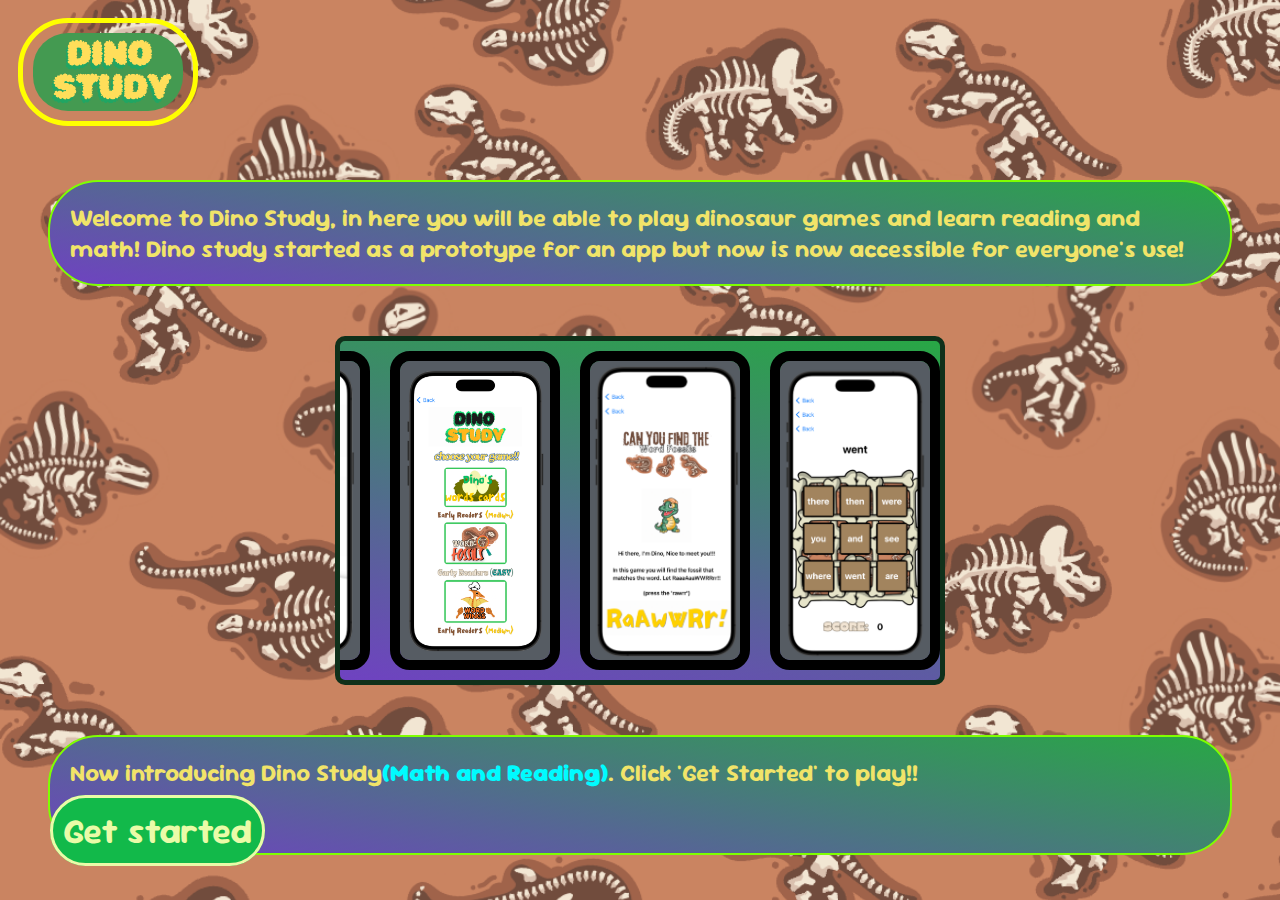
<file: index.html>
<!DOCTYPE html>
<html lang="en">
  <head>
    <meta charset="utf-8" />
    <link rel="preconnect" href="https://fonts.googleapis.com">
<link rel="preconnect" href="https://fonts.gstatic.com" crossorigin>
<link href="https://fonts.googleapis.com/css2?family=Sour+Gummy:ital,wght@0,100..900;1,100..900&display=swap" rel="stylesheet">
    <link rel="icon" href="%PUBLIC_URL%/favicon.ico" />
    <link rel="stylesheet" href="homepage.css">
    <meta name="viewport" content="width=device-width, initial-scale=1" />
    <meta name="theme-color" content="#000000" />
    <meta
      name="description"
      content="Web site created using create-react-app"
    />
    <link rel="apple-touch-icon" href="%PUBLIC_URL%/logo192.png" />
    <!--
      manifest.json provides metadata used when your web app is installed on a
      user's mobile device or desktop. See https://developers.google.com/web/fundamentals/web-app-manifest/
    -->
    <link rel="manifest" href="%PUBLIC_URL%/manifest.json" />
    <!--
      Notice the use of %PUBLIC_URL% in the tags above.
      It will be replaced with the URL of the `public` folder during the build.
      Only files inside the `public` folder can be referenced from the HTML.

      Unlike "/favicon.ico" or "favicon.ico", "%PUBLIC_URL%/favicon.ico" will
      work correctly both with client-side routing and a non-root public URL.
      Learn how to configure a non-root public URL by running `npm run build`.
    -->
    <title>React App</title>
  </head>
  <body>

    <div id="root"></div>
    <img class="logo" src="dinologo.png" width="150px">
    <div class="container">
    <h2>Welcome to Dino Study, in here you will be able to play dinosaur games and learn reading and math! Dino study started as a prototype for an app but now is now accessible for everyone's use!</h2>
  </div>
    <div class="carousel-container">
      <div class="carousel-slide">
    <img src = "Pic1.png" height ="200px">
    <img src = "Pic2.png" height ="200px">
    <img src = "Pic3.png" height ="200px">
    <img src = "Pic4.png" height="200px">
    <img src = "Pic5.png" height ="200px">
    <img src = "Pic6.png" height ="200px">
    <img src = "Pic7.png" height ="200px">
    <img src = "Pic8.png" height="200px">
    <img src = "Pic1.png" height ="200px">
    <img src = "Pic2.png" height ="200px">
    <img src = "Pic3.png" height ="200px">
    <img src = "Pic4.png" height="200px">
    <img src = "Pic5.png" height ="200px">
    <img src = "Pic6.png" height ="200px">
    <img src = "Pic7.png" height ="200px">
    <img src = "Pic8.png" height="200px">
    
  </div>
  </div>
  <script src = "homepage.js" ></script>
  <div class="container">
    <h2>Now introducing Dino Study<strong class="math">(Math and Reading)</strong>. Click 'Get Started' to play!!</h2>
    <a href="readandmath.html">Get started</a>
  </div>
  
  </body>
</html>
</file>
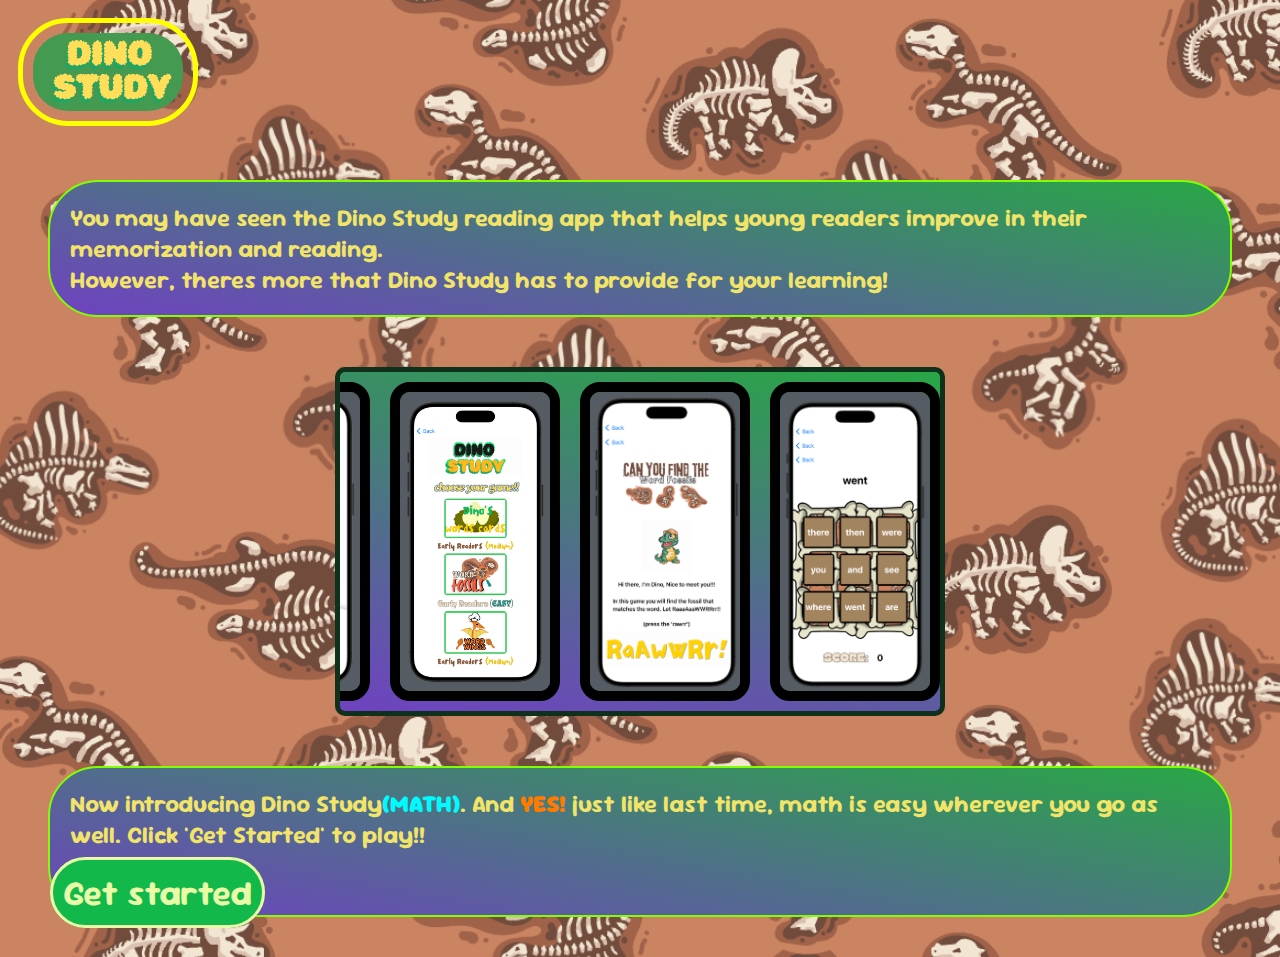
<file: homepage.html>
<!DOCTYPE html>
<html lang="en">
  <head>
    <meta charset="utf-8" />
    <link rel="preconnect" href="https://fonts.googleapis.com">
<link rel="preconnect" href="https://fonts.gstatic.com" crossorigin>
<link href="https://fonts.googleapis.com/css2?family=Sour+Gummy:ital,wght@0,100..900;1,100..900&display=swap" rel="stylesheet">
    <link rel="icon" href="%PUBLIC_URL%/favicon.ico" />
    <link rel="stylesheet" href="homepage.css">
    <meta name="viewport" content="width=device-width, initial-scale=1" />
    <meta name="theme-color" content="#000000" />
    <meta
      name="description"
      content="Web site created using create-react-app"
    />
    <link rel="apple-touch-icon" href="%PUBLIC_URL%/logo192.png" />
    <!--
      manifest.json provides metadata used when your web app is installed on a
      user's mobile device or desktop. See https://developers.google.com/web/fundamentals/web-app-manifest/
    -->
    <link rel="manifest" href="%PUBLIC_URL%/manifest.json" />
    <!--
      Notice the use of %PUBLIC_URL% in the tags above.
      It will be replaced with the URL of the `public` folder during the build.
      Only files inside the `public` folder can be referenced from the HTML.

      Unlike "/favicon.ico" or "favicon.ico", "%PUBLIC_URL%/favicon.ico" will
      work correctly both with client-side routing and a non-root public URL.
      Learn how to configure a non-root public URL by running `npm run build`.
    -->
    <title>React App</title>
  </head>
  <body>

    <div id="root"></div>
    <img class="logo" src="dinologo.png" width="150px">
    <div class="container">
    <h2>You may have seen the Dino Study reading app that helps young readers improve in their memorization and reading.<br> However, theres more that Dino Study has to provide for your learning!</h2>
  </div>
    <div class="carousel-container">
      <div class="carousel-slide">
    <img src = "Pic1.png" height ="200px">
    <img src = "Pic2.png" height ="200px">
    <img src = "Pic3.png" height ="200px">
    <img src = "Pic4.png" height="200px">
    <img src = "Pic5.png" height ="200px">
    <img src = "Pic6.png" height ="200px">
    <img src = "Pic7.png" height ="200px">
    <img src = "Pic8.png" height="200px">
    
  </div>
  </div>
  <script src = "homepage.js" ></script>
  <div class="container">
    <h2>Now introducing Dino Study<strong class="math">(MATH)</strong>. And <strong>YES!</strong> just like last time, math is easy wherever you go as well. Click 'Get Started' to play!!</h2>
    <a href="https://fuadfarhan05.github.io/DinoStudy-Math-/">Get started</a>
  </div>
  
  </body>
</html>
</file>
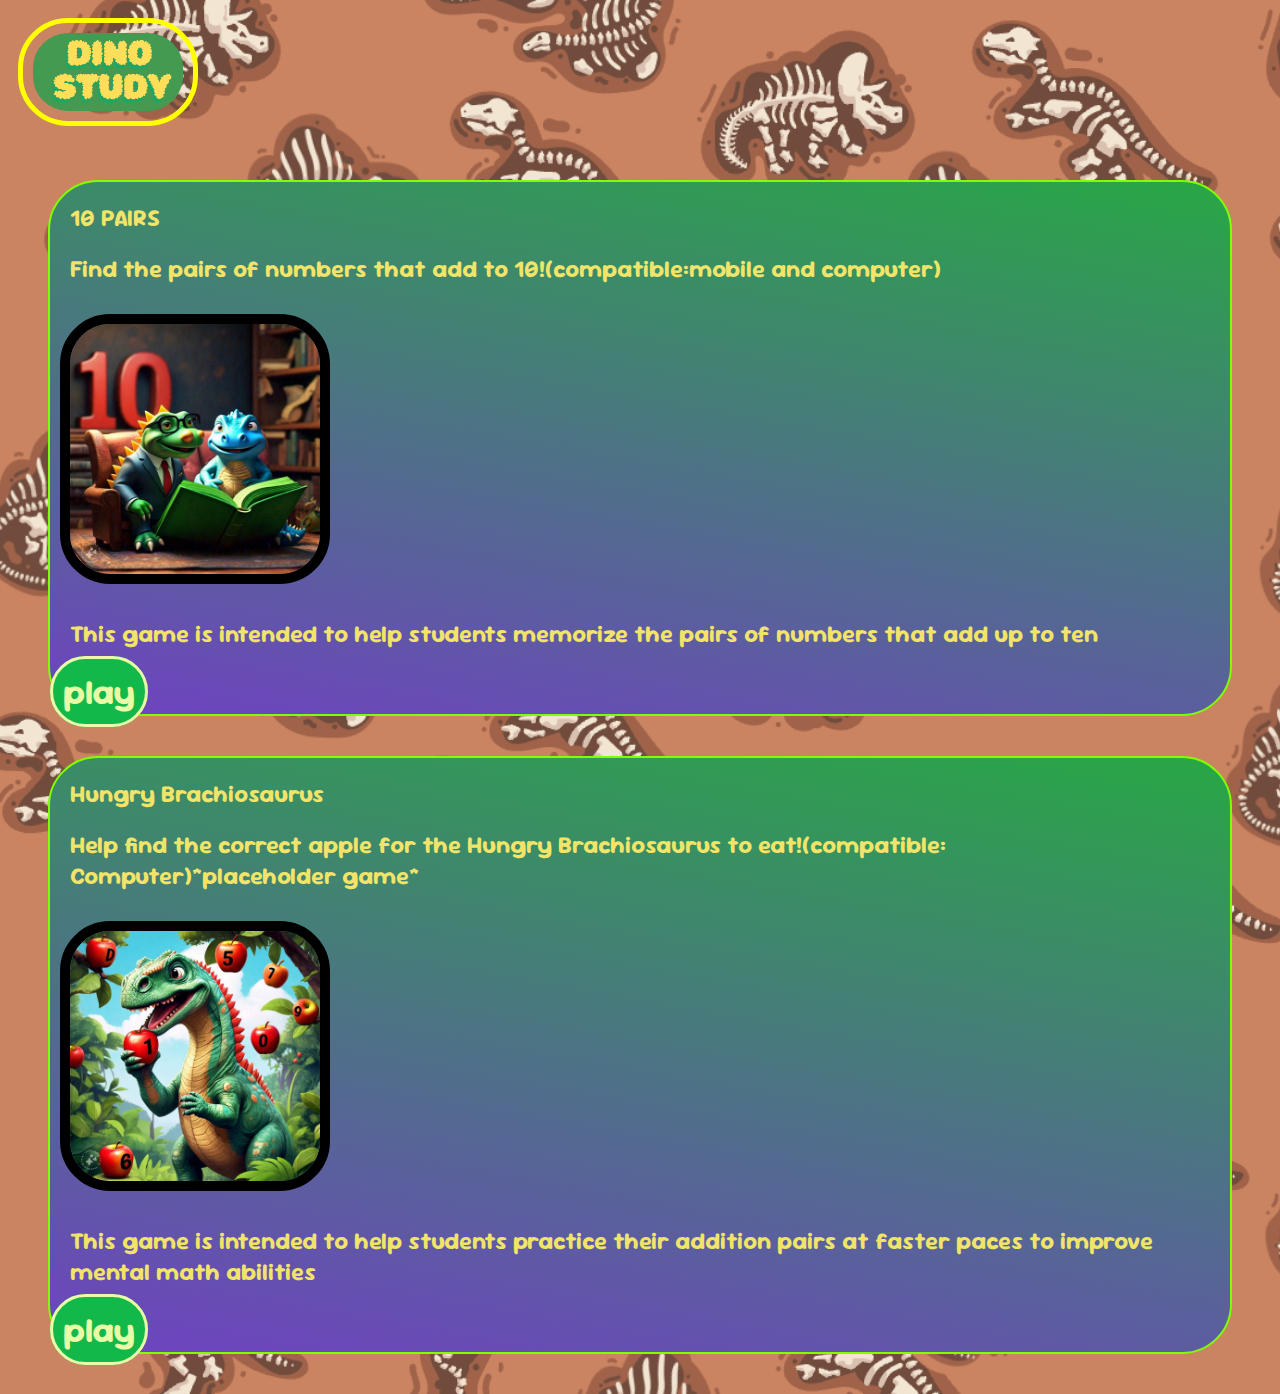
<file: menu.html>
<!DOCTYPE html>
<html lang="en">
  <head>
    <meta charset="utf-8" />
    <link rel="preconnect" href="https://fonts.googleapis.com">
<link rel="preconnect" href="https://fonts.gstatic.com" crossorigin>
<link href="https://fonts.googleapis.com/css2?family=Sour+Gummy:ital,wght@0,100..900;1,100..900&display=swap" rel="stylesheet">
    <link rel="icon" href="%PUBLIC_URL%/favicon.ico" />
    <link rel="stylesheet" href="homepage.css">
    <meta name="viewport" content="width=device-width, initial-scale=1" />
    <meta name="theme-color" content="#000000" />
    <meta
      name="description"
      content="Web site created using create-react-app"
    />
    <link rel="apple-touch-icon" href="%PUBLIC_URL%/logo192.png" />
    <!--
      manifest.json provides metadata used when your web app is installed on a
      user's mobile device or desktop. See https://developers.google.com/web/fundamentals/web-app-manifest/
    -->
    <link rel="manifest" href="%PUBLIC_URL%/manifest.json" />
    <!--
      Notice the use of %PUBLIC_URL% in the tags above.
      It will be replaced with the URL of the `public` folder during the build.
      Only files inside the `public` folder can be referenced from the HTML.

      Unlike "/favicon.ico" or "favicon.ico", "%PUBLIC_URL%/favicon.ico" will
      work correctly both with client-side routing and a non-root public URL.
      Learn how to configure a non-root public URL by running `npm run build`.
    -->
    <title>React App</title>
  </head>
  <body>

    <div id="root"></div>
    <img class="logo" src="dinologo.png" width="150px">
  <div class="container">
    <h2>10 PAIRS</h2>
    <H2>Find the pairs of numbers that add to 10!(compatible:mobile and computer)</H2>
    <img src = "10pairpic.png" height ="250px"><br>
    <h2>This game is intended to help students memorize the pairs of numbers that add up to ten</h2>
    <a href="https://fuadfarhan05.github.io/DinoStudy-Math-/">play</a>
  </div>
  <div class="container">
    <h2>Hungry Brachiosaurus</h2>
    <h2>Help find the correct apple for the Hungry Brachiosaurus to eat!(compatible: Computer)*placeholder game*</h2>
    <img src = "hungry.png" height ="250px"><br>
    <h2>This game is intended to help students practice their addition pairs at faster paces to improve mental math abilities</h2>
    <a href="https://editor.p5js.org/fuadfarhan05/full/G0qw_jhgW">play</a>
  </div>

    
    
  </div>
  </div>
  <script src = "homepage.js" ></script>
  </body>
</html>
</file>
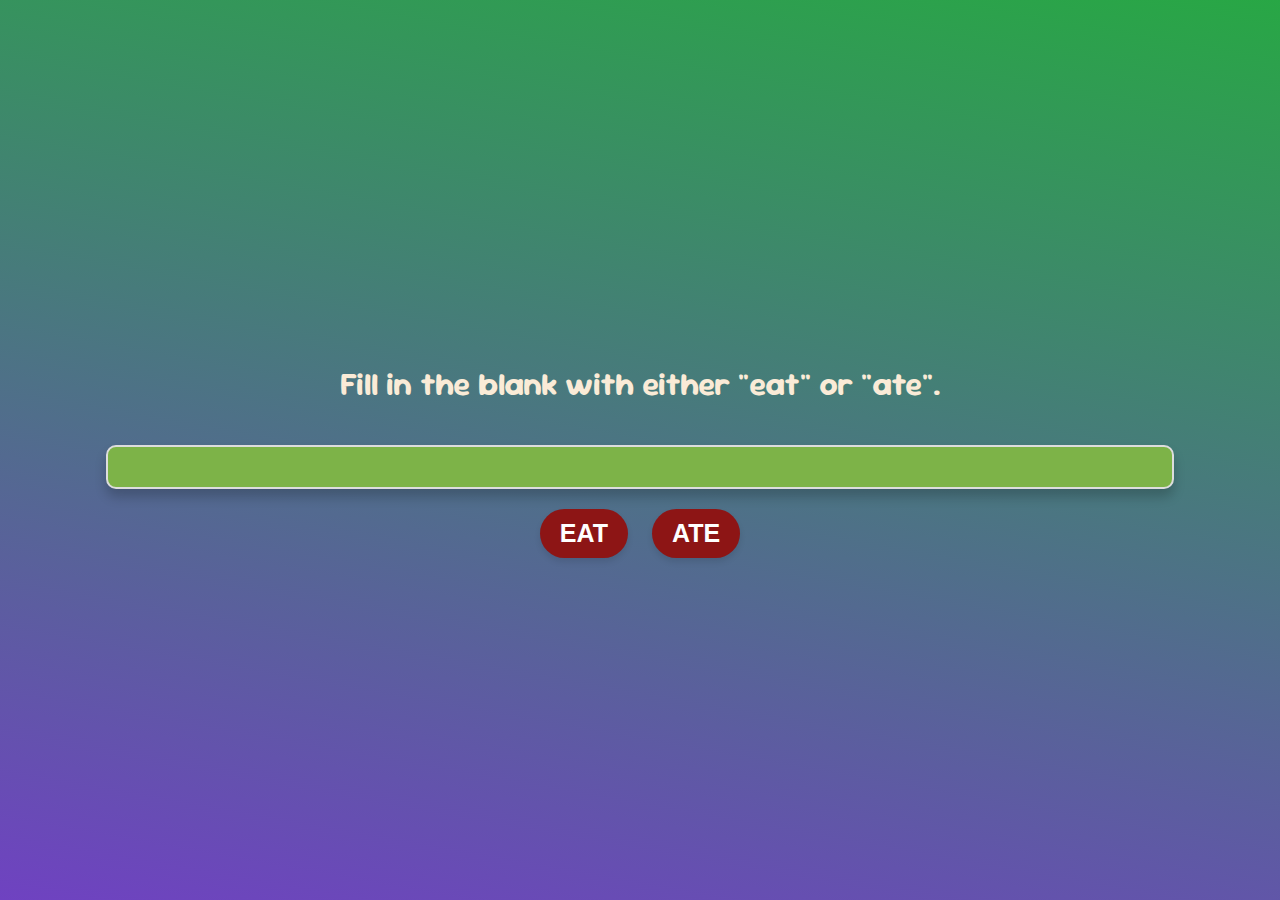
<file: read.html>
<!DOCTYPE html>
<html lang="en">
<head>
    <meta charset="UTF-8">
    <meta name="viewport" content="width=device-width, initial-scale=1.0">
    <link rel="preconnect" href="https://fonts.gstatic.com" crossorigin>
<link href="https://fonts.googleapis.com/css2?family=Sour+Gummy:ital,wght@0,100..900;1,100..900&display=swap" rel="stylesheet">
    <link rel="icon" href="%PUBLIC_URL%/favicon.ico" />
    <title>Card Viewer</title>
    <link rel="stylesheet" href="read.css">
</head>
<body>
    <h1>Fill in the blank with either "eat" or "ate".</h1>

<div id="feedback-area">

</div>
    <div class="card-display" id="card-display">
        <!-- Card content will be dynamically injected here -->
    </div>
    <div class="controls">
        <button onclick="checkEat()">EAT</button>
        <button onclick="checkAte()">ATE</button>
    </div>
    <script src="read.js"></script>
</body>
</html>
</file>
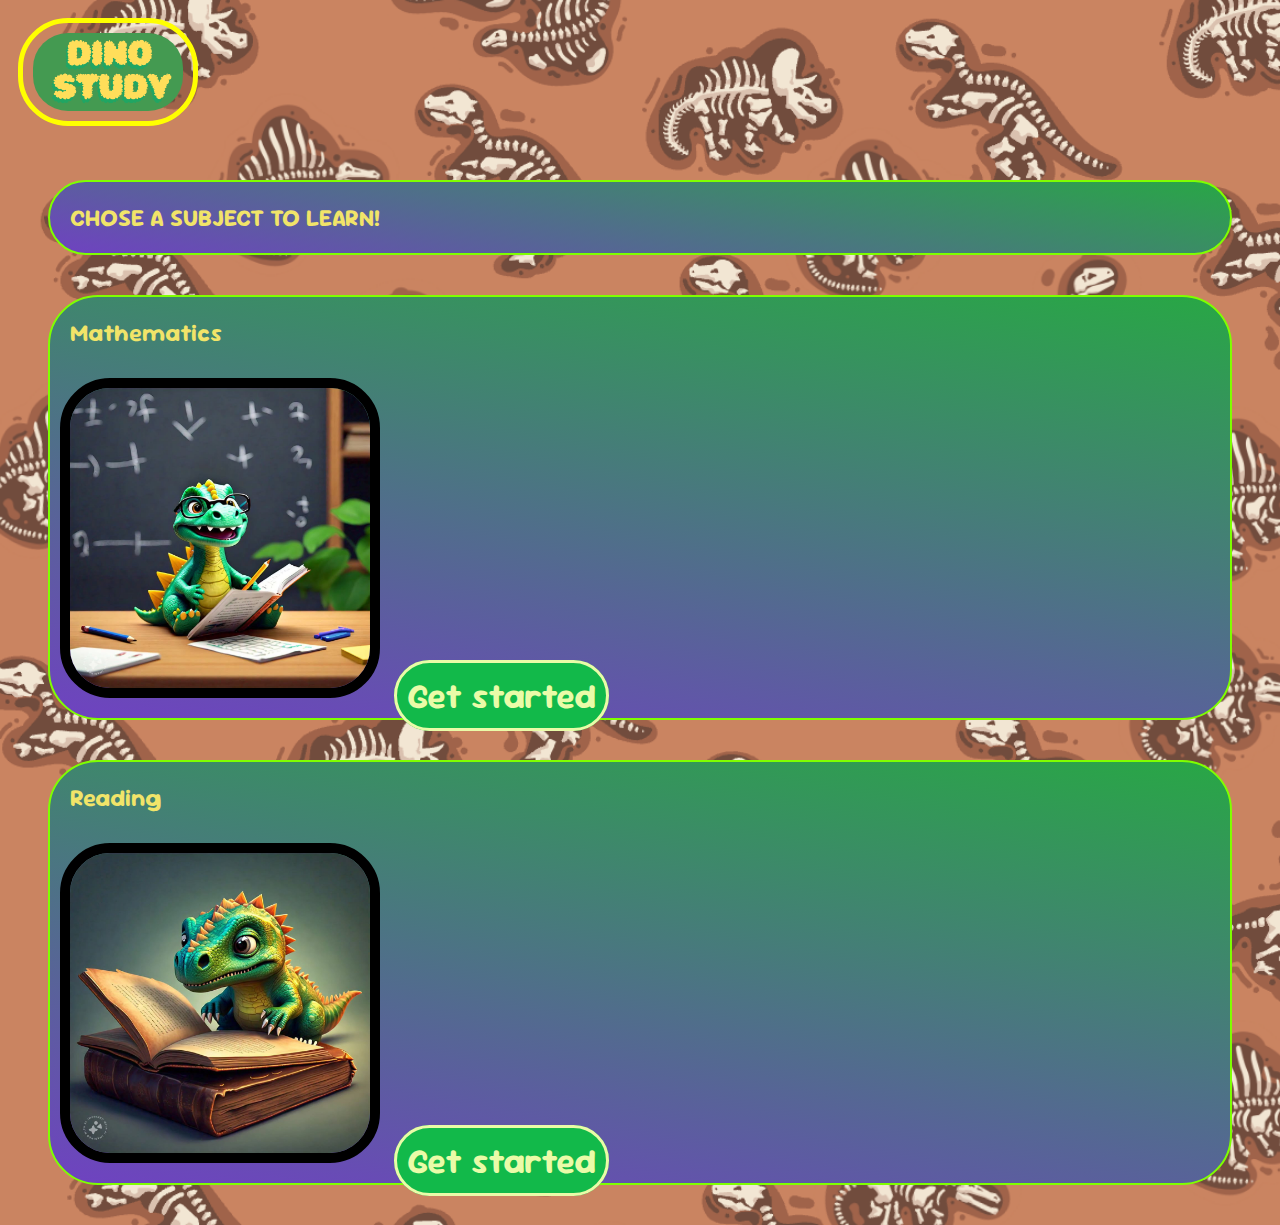
<file: readandmath.html>
<!DOCTYPE html>
<html lang="en">
  <head>
    <meta charset="utf-8" />
    <link rel="preconnect" href="https://fonts.googleapis.com">
<link rel="preconnect" href="https://fonts.gstatic.com" crossorigin>
<link href="https://fonts.googleapis.com/css2?family=Sour+Gummy:ital,wght@0,100..900;1,100..900&display=swap" rel="stylesheet">
    <link rel="icon" href="%PUBLIC_URL%/favicon.ico" />
    <link rel="stylesheet" href="homepage.css">
    <meta name="viewport" content="width=device-width, initial-scale=1" />
    <meta name="theme-color" content="#000000" />
    <meta
      name="description"
      content="Web site created using create-react-app"
    />
    <link rel="apple-touch-icon" href="%PUBLIC_URL%/logo192.png" />
    <!--
      manifest.json provides metadata used when your web app is installed on a
      user's mobile device or desktop. See https://developers.google.com/web/fundamentals/web-app-manifest/
    -->
    <link rel="manifest" href="%PUBLIC_URL%/manifest.json" />
    <!--
      Notice the use of %PUBLIC_URL% in the tags above.
      It will be replaced with the URL of the `public` folder during the build.
      Only files inside the `public` folder can be referenced from the HTML.

      Unlike "/favicon.ico" or "favicon.ico", "%PUBLIC_URL%/favicon.ico" will
      work correctly both with client-side routing and a non-root public URL.
      Learn how to configure a non-root public URL by running `npm run build`.
    -->
    <title>React App</title>
  </head>
  <body>

    <div id="root"></div>
    <img class="logo" src="dinologo.png" width="150px">
    <div class="container">
    <h2>CHOSE A SUBJECT TO LEARN!</h2>  
    
  </div>
  </div>
  <script src = "homepage.js" ></script>
  <div class="container">
    <h2>Mathematics</h2>
    <img src ="mathpic.png" width = "300px">
    <a href="menu.html">Get started</a>

    
  </div>
  <div class="container">
    <h2>Reading</h2>
    <img src ="read.png" width = "300px">
    <a href="menu.html">Get started</a>
  </div>
  
  </body>
</html>
</file>
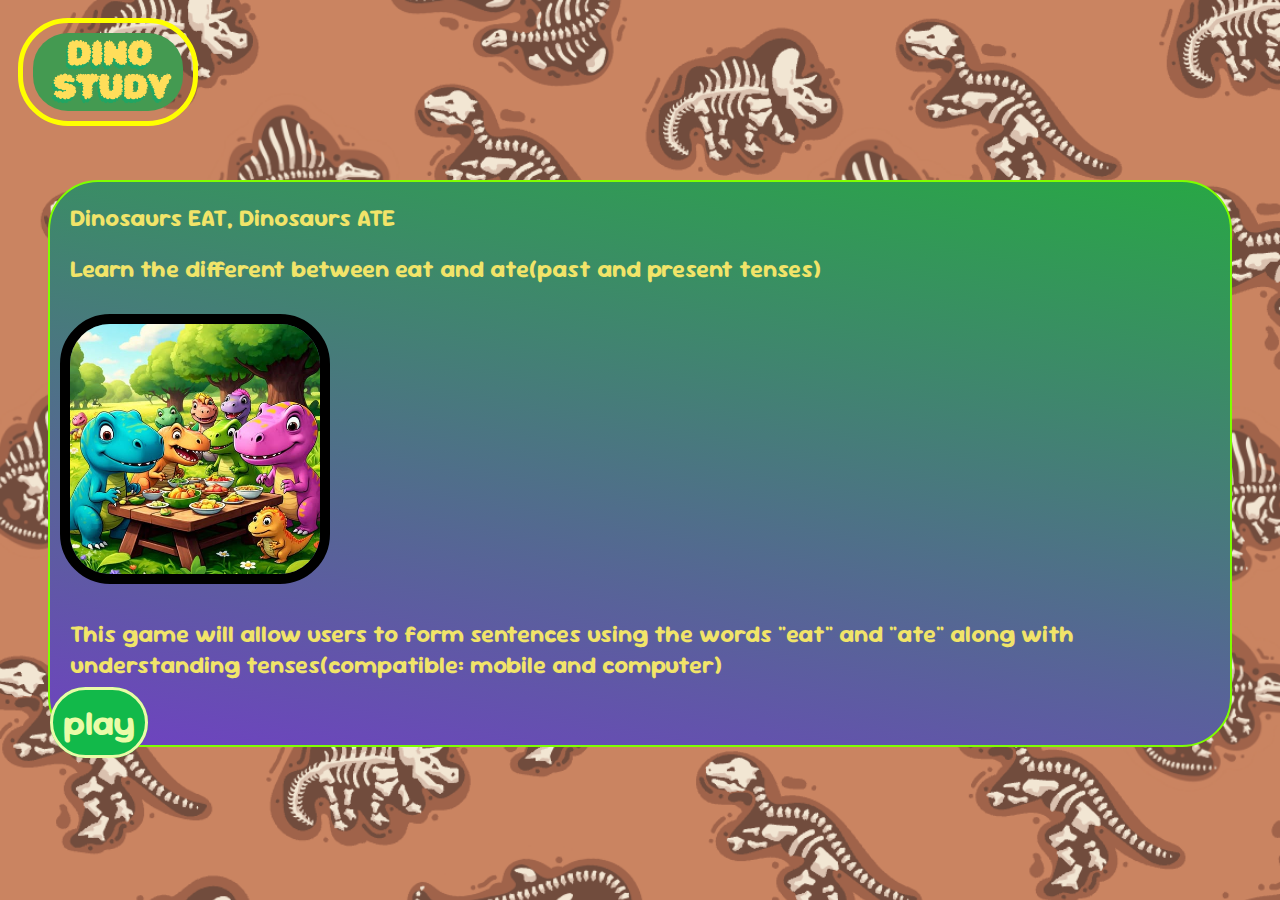
<file: readinggame.html>
<!DOCTYPE html>
<html lang="en">
  <head>
    <meta charset="utf-8" />
    <link rel="preconnect" href="https://fonts.googleapis.com">
<link rel="preconnect" href="https://fonts.gstatic.com" crossorigin>
<link href="https://fonts.googleapis.com/css2?family=Sour+Gummy:ital,wght@0,100..900;1,100..900&display=swap" rel="stylesheet">
    <link rel="icon" href="%PUBLIC_URL%/favicon.ico" />
    <link rel="stylesheet" href="homepage.css">
    <meta name="viewport" content="width=device-width, initial-scale=1.0">
    <meta name="theme-color" content="#000000" />
    <meta
      name="description"
      content="Web site created using create-react-app"
    />
    <link rel="apple-touch-icon" href="%PUBLIC_URL%/logo192.png" />
    <!--
      manifest.json provides metadata used when your web app is installed on a
      user's mobile device or desktop. See https://developers.google.com/web/fundamentals/web-app-manifest/
    -->
    <link rel="manifest" href="%PUBLIC_URL%/manifest.json" />
    <!--
      Notice the use of %PUBLIC_URL% in the tags above.
      It will be replaced with the URL of the `public` folder during the build.
      Only files inside the `public` folder can be referenced from the HTML.

      Unlike "/favicon.ico" or "favicon.ico", "%PUBLIC_URL%/favicon.ico" will
      work correctly both with client-side routing and a non-root public URL.
      Learn how to configure a non-root public URL by running `npm run build`.
    -->
    <title>React App</title>
  </head>
  <body>

    <div id="root"></div>
    <img class="logo" src="dinologo.png" width="150px">
  <div class="container">
    <h2>Dinosaurs EAT, Dinosaurs ATE</h2>
    <H2>Learn the different between eat and ate(past and present tenses)</H2>
 
    <img src = "eating.jpg" height ="250px"><br>
    <h2>This game will allow users to form sentences using the words "eat" and "ate" along with understanding tenses(compatible: mobile and computer)</h2>

    <a href="read.html">play</a>
  </div>
  </div>
  </div>
  <script src = "homepage.js" ></script>
  </body>
</html>
</file>
<file: homepage.css>
body {
  background: url('background.png'); 
  background-size: cover; /* Scales the image to cover the entire area */
}

h2 {
  font-family: "Sour Gummy", serif;
  font-optical-sizing: auto;
  font-weight: <weight>;
  color: #f1e469;
  font-style: normal;
  font-variation-settings:
    "wdth" 100;
  margin: 20px;
}

.container {
    border: solid 2px;
    border-color: chartreuse;
    border-radius: 50px;
    background: linear-gradient(190deg, #28a745, #6f42c1);
    margin: 40px;

}

.sidebyside {
  display: flex;
}

.carousel-container {
  width: 100%;
  max-width: 600px;
  margin: 50px auto;
  overflow: hidden;
  border-radius: 10px;
  border: 5px solid #0f301a;
  position: relative;
  background: linear-gradient(190deg, #28a745, #6f42c1);
}

.carousel-slide {
  display: flex;
  width: calc(600px * 6); /* Width should accommodate all images twice for looping */
  transition: transform 2s ease-in-out;
}

.carousel-slide img {
  width: 150px;
  max-width: 600px;
  height: auto;
  border-radius: 20px;
}

.logo{
  margin: 10px;
  padding: 10px;
  border: solid 5px;
  border-color: #ffff00;
  border-radius:50px;
  
}

img {
    margin:10px;
}

a {
    text-decoration: none;
    background-color:#12b94a;
    border: solid 3px;
    border-radius: 50px;
    font-family: "Sour Gummy", serif;
    font-weight: bold;
    font-size: 35px;
    color:rgb(234, 251, 168);
    padding:10px;
    margin: center;
    
}

a:hover {
  background: #ffef11;
  color: rgb(0, 0, 0);
  box-shadow: 0 4px 8px rgba(0, 0, 0, 0.2);
}

strong {
  color: rgb(255, 123, 0);
}

.math {
  color: #00fbff;
}

img {
  border: solid  10px;
  border-radius: 50px;
}

iframe {
  width: 1000px;
  height: 1000px;
}
</file>
<file: read.css>
body {
    width:100%;
    font-family: "Sour Gummy", serif;
    display: flex;
    flex-direction: column;
    align-items: center;
    justify-content: center;
    height: 100vh;
    margin: 0;
    background: linear-gradient(190deg, #28a745, #6f42c1);
}

h1 {
    color:antiquewhite;
    text-align: center;
}

.card-display {
    width: 80%;
    background-color: rgb(125, 179, 72);
    border: 2px solid #ddd;
    border-radius: 10px;
    display: flex;
    flex-direction: column;
    align-items: center;
    justify-content: center;
    text-align: center;
    box-shadow: 0 8px 12px rgba(0, 0, 0, 0.2);
    margin: 20px;
    padding: 20px;
    overflow: hidden;
    position: relative;
}

.card-content {
    padding: 20px;
}

.card-title {
    font-size: 1.5em;
    font-weight: bold;
    margin-bottom: 10px;
}

.card-description {
    font-size: 2.0em;
    font-weight: bold;
    color: #000000;
}

.controls button {
    margin: 0 10px;
    padding: 10px 20px;
    font-size: 25px;
    font-weight: bold;
    background-color: #8d1515;
    color: white;
    border: none;
    border-radius: 50px;
    cursor: pointer;
    box-shadow: 0 4px 6px rgba(0, 0, 0, 0.1);
}

.controls button:hover {
    background-color: #218838;
}
</file>
